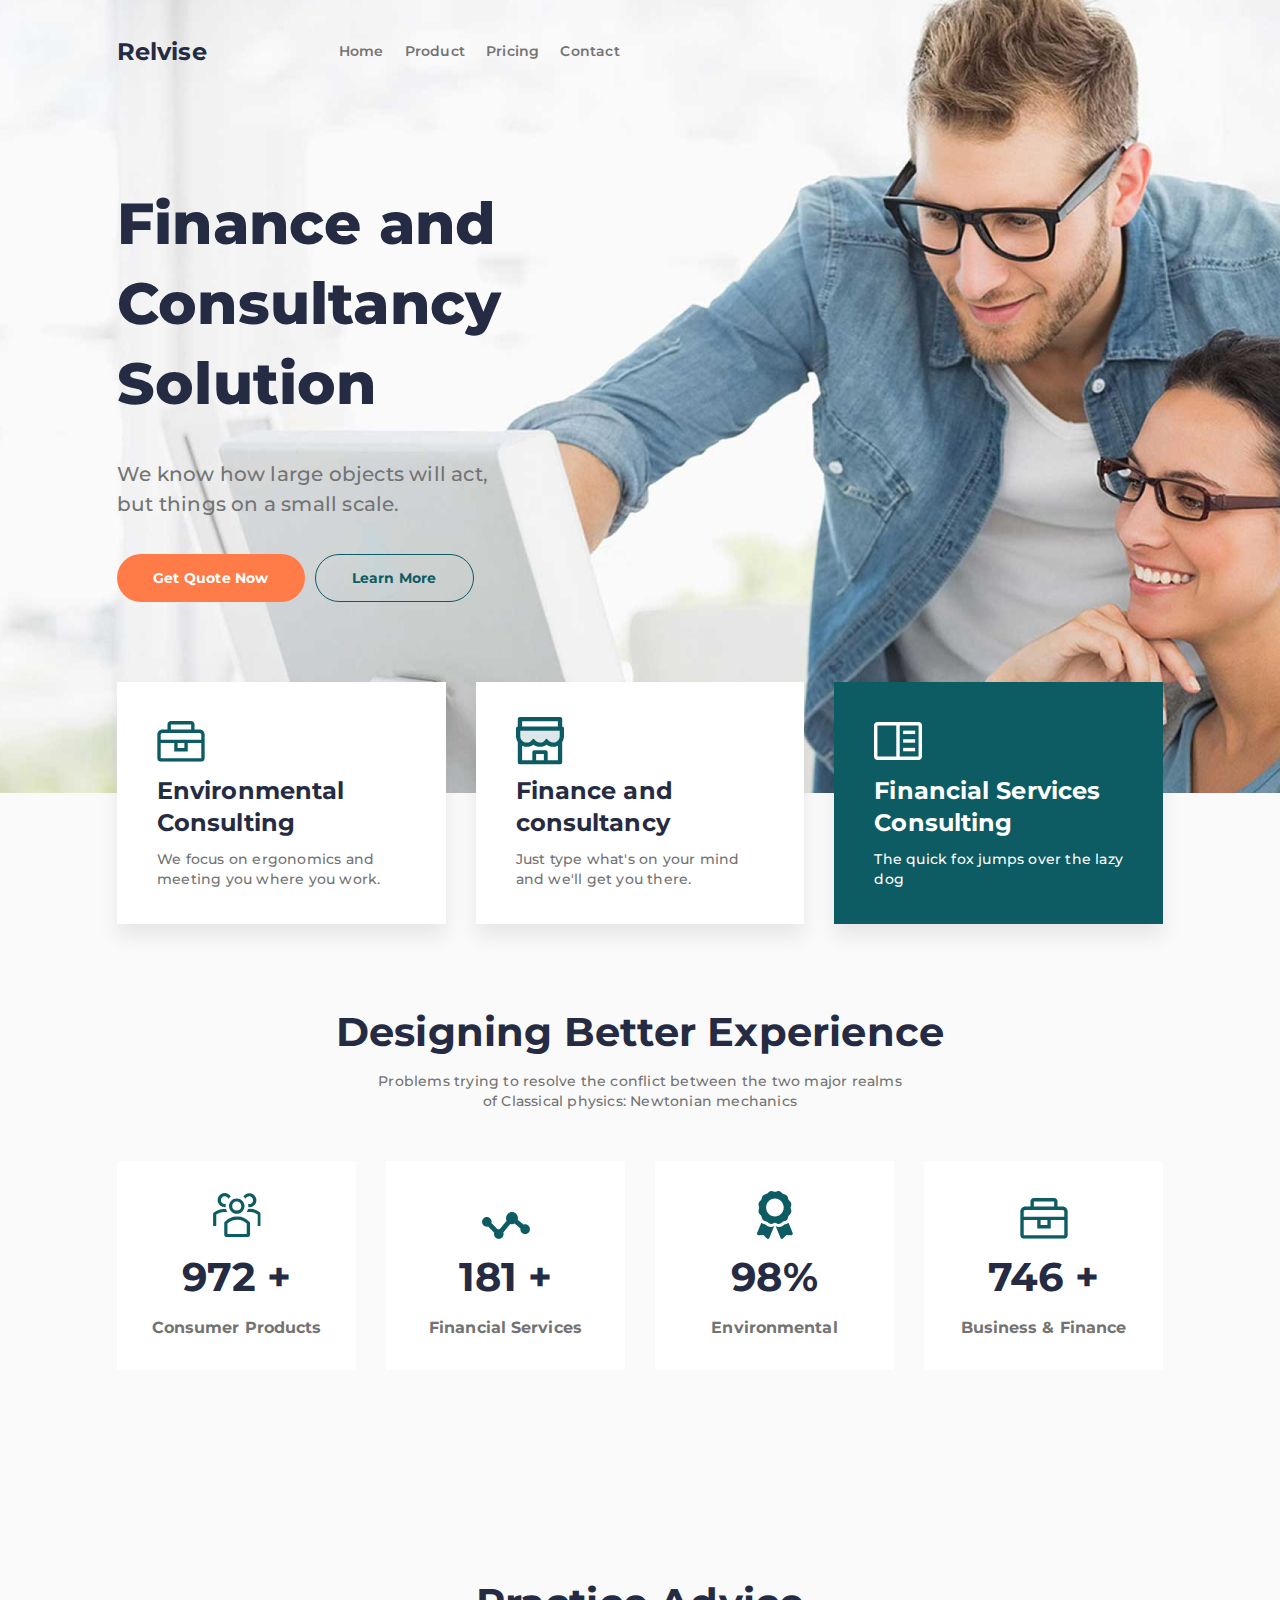
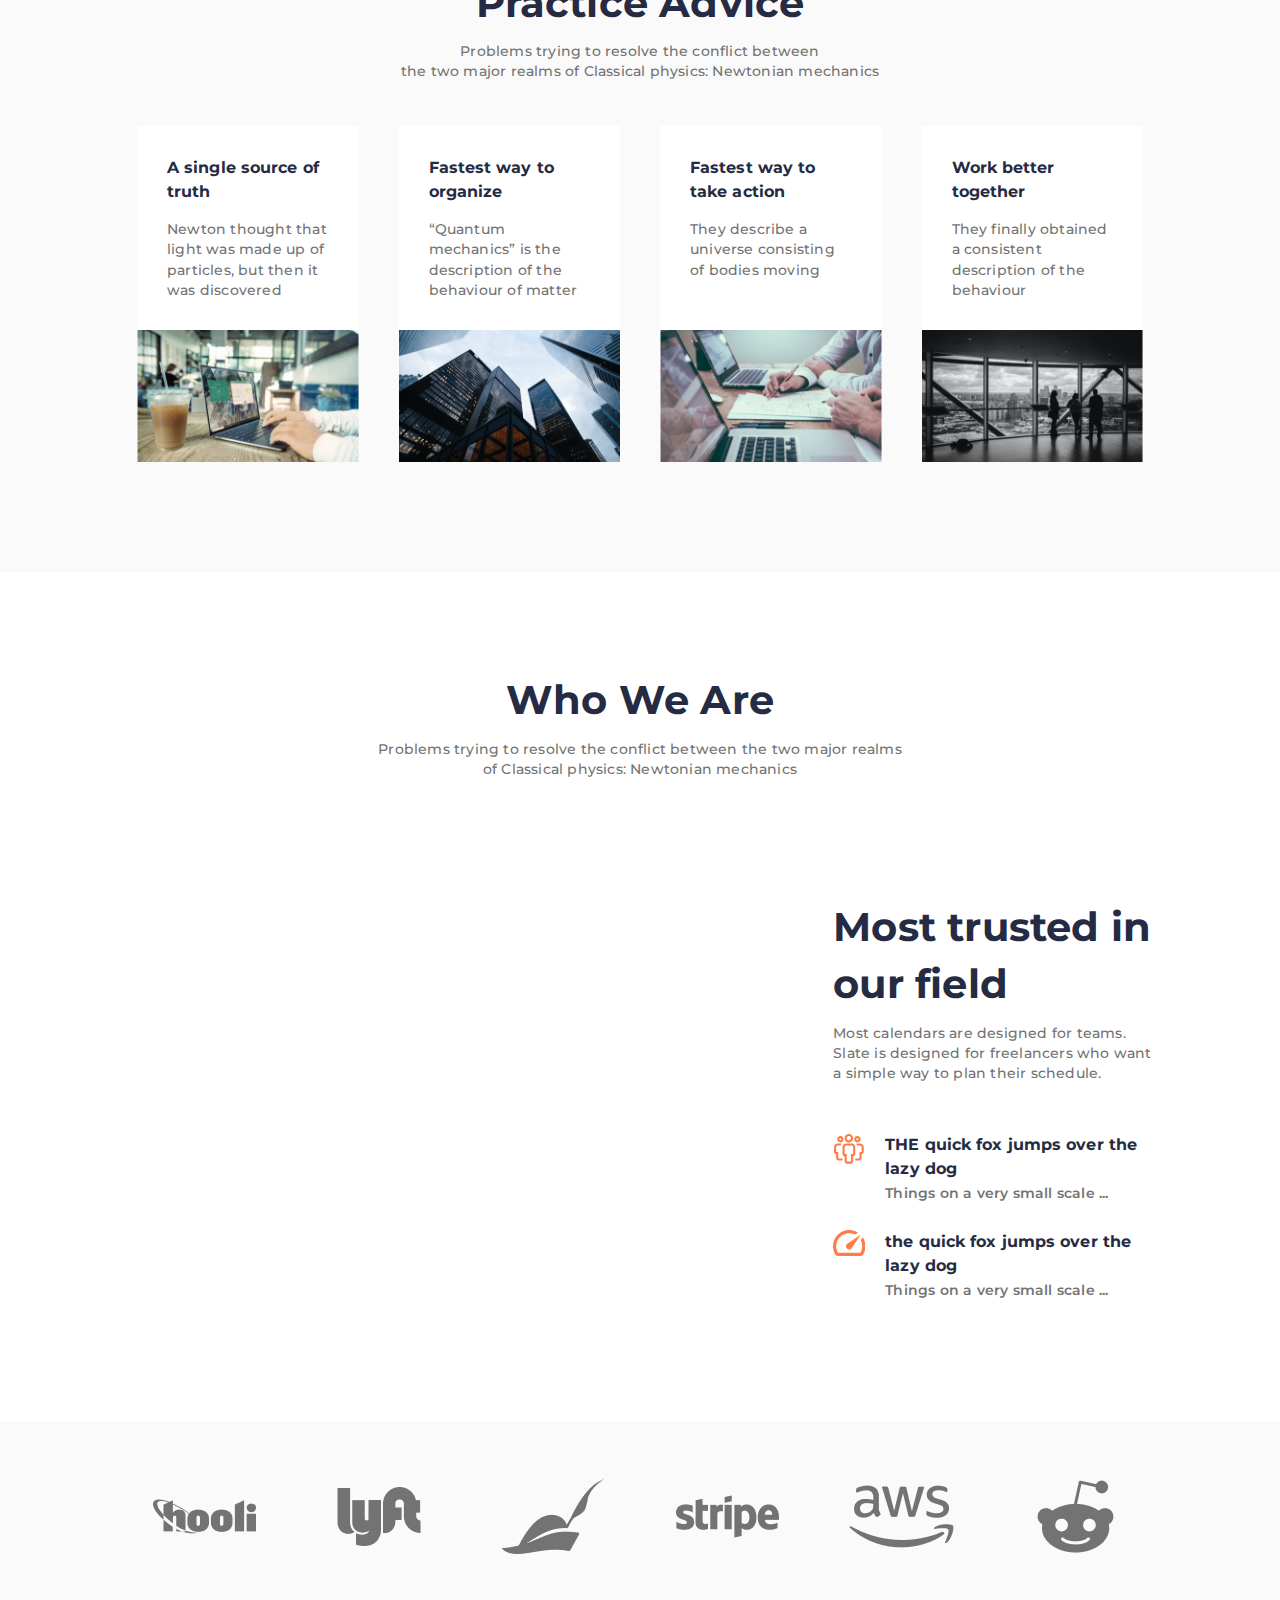
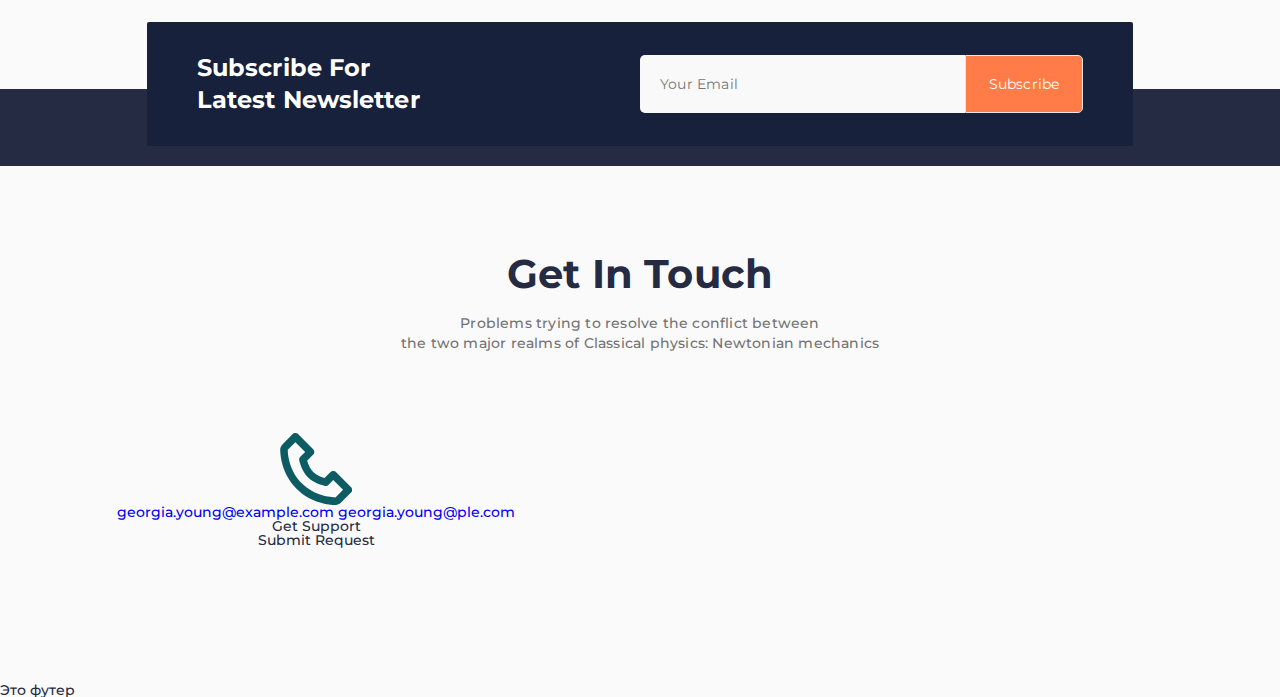
<file: index.html>
<!DOCTYPE html>
<html lang="ru">
<head>
	<meta charset="UTF-8">	
	<meta name="viewport" content="width=device-width, initial-scale=1.0">
	<title>Relvise</title>
	<link href="https://fonts.googleapis.com/css?family=Montserrat:regular,500,600,700,800&display=swap" rel="stylesheet" />
	<link rel="stylesheet" href="css/style.css">
</head>
<body>
	<div class="wrapper">
		<header class="header">
			<div class="header__container _container">
				<a href="" class="header__logo">Relvise</a>
				<nav class="header__menu menu">
					<ul class="menu_list">
						<li class="menu__item">
							<a href="" class="menu__link">Home</a>
						</li>
						<li class="menu__item">
							<a href="" class="menu__link">Product</a>
						</li>
						<li class="menu__item">
							<a href="" class="menu__link">Pricing</a>
						</li>
						<li class="menu__item">
							<a href="" class="menu__link">Contact</a>
						</li>
					</ul>
				</nav>
			</div>
		</header>
		<main class="page">
			<div class="page__mainblock mainblock">
				<div class="mainblock__container _container">
					<div class="mainblock__body">
						<h1 class="mainblock__title">Finance and Consultancy Solution</h1>
						<div class="mainblock__text">We know how large objects will act, but things on a small scale.</div>
						<div class="mainblock__buttons">
							<a href="" class="mainblock__button mainblock__button_orange">Get Quote Now</a>
							<a href="" class="mainblock__button mainblock__button_border">Learn More</a>
						</div>
					</div>
				</div>
				<div class="mainblock__image _ibg">
					<img src="img/mainblock/cover.jpg" alt="cover">
				</div>
			</div>
			<section class="page__services services">
				<div class="services__container _container">
					<div class="services__body">
						<div class="services__column">
							<div class="services__item item-service">
								<div class="item-service__icon"><img src="img/services/01.svg" alt="Environmental Consulting"></div>
								<h3 class="item-service__title">Environmental Consulting</h3>
								<div class="item-service__text">We focus on ergonomics and meeting you where you work.</div>
							</div>
						</div>
						<div class="services__column">
							<div class="services__item item-service">
								<div class="item-service__icon"><img src="img/services/02.svg" alt="Finance and consultancy "></div>
								<h3 class="item-service__title">Finance and consultancy </h3>
								<div class="item-service__text">Just type what's on your mind and we'll get you there.</div>
							</div>
						</div>
						<div class="services__column">
							<div class="services__item item-service item-service_green">
								<div class="item-service__icon"><img src="img/services/03.svg" alt="Financial Services Consulting"></div>
								<h3 class="item-service__title">Financial Services	Consulting</h3>
								<div class="item-service__text">The quick fox jumps over the lazy dog</div>
							</div>
						</div>
					</div>
				</div>
			</section>
			<section class="page__advantages advantages">
				<div class="advantages__container _container">
					<div class="advantages__header header-block">
						<h2 class="header-block__title">Designing Better Experience</h2>
						<div class="header-block__subtitle">Problems trying to resolve the conflict between the two major realms <br> of Classical physics: Newtonian mechanics</div>
					</div>
					<div class="advantages__body">
						<div class="advantages__column">
							<div class="advantages__item">
								<div class="advantages__icon"><img src="img/advantages/01.svg" alt="Consumer Products"></div>
								<div class="advantages__value">972 +</div>
								<div class="advantages__text">Consumer Products</div>
							</div>
						</div>
						<div class="advantages__column">
							<div class="advantages__item">
								<div class="advantages__icon"><img src="img/advantages/02.svg" alt="Financial Services"></div>
								<div class="advantages__value">181 +</div>
								<div class="advantages__text">Financial Services</div>
							</div>
						</div>
						<div class="advantages__column">
							<div class="advantages__item">
								<div class="advantages__icon"><img src="img/advantages/03.svg" alt="Environmental"></div>
								<div class="advantages__value">98%</div>
								<div class="advantages__text">Environmental</div>
							</div>
						</div>
						<div class="advantages__column">
							<div class="advantages__item">
								<div class="advantages__icon"><img src="img/advantages/04.svg" alt="Business & Finance"></div>
								<div class="advantages__value">746 +</div>
								<div class="advantages__text">Business & Finance</div>
							</div>
						</div>
					</div>
				</div>
			</section>
			<section class="page__practice practice">
				<div class="practice__container _container">
					<div class="practice__header header-block">
						<h2 class="header-block__title">Practice Advice</h2>
						<div class="header-block__subtitle">Problems trying to resolve the conflict between <br> the two major realms of Classical physics: Newtonian mechanics</div>
					</div>
					<div class="practice__body">
						<div class="practice__column">
							<article class="practice__item item-practice">
								<div class="item-practice__content">
									<a href="" class="item-practice__link">
									<h4 class="item-practice__title">A single source of truth</h4>
									</a>
									<div class="item-practice__text">Newton thought that light was made up of particles, but then it was discovered</div>
								</div>
									<a href="" class="item-practice__image _ibg">
										<img src="img/practice/01.jpg" alt="A single source of truth">
									</a>								
							</article>
						</div>
						<div class="practice__column">
							<article class="practice__item item-practice">
								<div class="item-practice__content">
									<a href="" class="item-practice__link">
									<h4 class="item-practice__title">Fastest way to	organize</h4>
									</a>
									<div class="item-practice__text">“Quantum mechanics” is the description of the behaviour of matter</div>
								</div>
									<a href="" class="item-practice__image _ibg">
										<img src="img/practice/02.jpg" alt="Fastest way to organize">
									</a>								
							</article>
						</div>
						<div class="practice__column">
							<article class="practice__item item-practice">
								<div class="item-practice__content">
									<a href="" class="item-practice__link">
									<h4 class="item-practice__title">Fastest way to take action</h4>
									</a>
									<div class="item-practice__text">They describe a universe consisting of bodies moving</div>
								</div>
									<a href="" class="item-practice__image _ibg">
										<img src="img/practice/03.jpg" alt="Fastest way to take action">
									</a>								
							</article>
						</div>
						<div class="practice__column">
							<article class="practice__item item-practice">
								<div class="item-practice__content">
									<a href="" class="item-practice__link">
									<h4 class="item-practice__title">Work better together</h4>
									</a>
									<div class="item-practice__text">They finally obtained a consistent description of the behaviour </div>
								</div>
									<a href="" class="item-practice__image _ibg">
										<img src="img/practice/04.jpg" alt="Work better together">
									</a>								
							</article>
						</div>
					</div>
				</div>				
			</section>
			<section class="page__whoweare whoweare">
				<div class="whoweare__container _container">
					<div class="whoweare__header header-block">
						<h2 class="header-block__title">Who We Are</h2>
						<div class="header-block__subtitle">Problems trying to resolve the conflict between the two major realms <br> of Classical physics: Newtonian mechanics</div>
					</div>
					<div class="whoweare__body">
						<div class="whoweare__video">
							<iframe width="560" height="315" src="https://www.youtube.com/embed/0UUK4VDblXM"
							title="YouTube video player" frameborder="0" allow="accelerometer; autoplay; clipboard-write; encrypted-media; gyroscope; picture-in-picture" allowfullscreen></iframe>
						</div>
						<div class="whoweare__content">
							<h2 class="whoweare__title">Most trusted in our field</h2>
							<div class="whoweare__text">Most calendars are designed for teams. Slate	is designed for freelancers who want a simple way to plan their schedule.</div>
							<div class="whoweare__items">
								<div class="whoweare__item item-whoweare">
									<div class="item-whoweare__icon">
										<img src="img/whoweare/01.svg" alt="THE quick fox jumps over the lazy dog">
									</div>
									<div class="item-whoweare__body">
										<div class="item-whoweare__title">THE quick fox jumps over the lazy dog</div>
										<div class="item-whoweare__text">Things on a very small scale ...</div>
									</div>
								</div>
								<div class="whoweare__item item-whoweare">
									<div class="item-whoweare__icon">
										<img src="img/whoweare/02.svg" alt="the quick fox jumps over the lazy dog">
									</div>
									<div class="item-whoweare__body">
										<div class="item-whoweare__title">the quick fox jumps over the lazy dog</div>
										<div class="item-whoweare__text">Things on a very small scale ...</div>
									</div>
								</div>
							</div>						
													
						</div>
					</div>
				</div>
			</section>
			<div class="page__clients clients">
				<div class="clients__container _container">
					<div class="clients__items">
						<div class="clients__item ">
							<img src="img/clients/01.png" alt="clients">
						</div>
						<div class="clients__item ">
							<img src="img/clients/02.png" alt="clients">
						</div>
						<div class="clients__item ">
							<img src="img/clients/03.png" alt="clients">
						</div>
						<div class="clients__item ">
							<img src="img/clients/04.png" alt="clients">
						</div>
						<div class="clients__item ">
							<img src="img/clients/05.png" alt="clients">
						</div>
						<div class="clients__item ">
							<img src="img/clients/06.png" alt="hooly">
						</div>
					</div>
				</div>
			</div>
			<section class="page__subscribe subscribe">
				<div class="subscribe__container _container">
					<div class="subscribe__body">
						<h4 class="subscribe__title">Subscribe For Latest Newsletter</h4>
						<form action="#" class="subscribe__form">
							<input autocomplete="off" type="email" required name="form[]" class="subscribe__input" placeholder="Your Email">
							<button class="subscribe__button" type="submit">Subscribe</button>
						</form>						
					</div>
				</div>
			</section>
			<section class="page__getintouch getintouch">
				<div class="getintouch__container _container">
					<div class="getintouch__header header-block">
						<h2 class="header-block__title">Get In Touch</h2>
						<div class="header-block__subtitle">Problems trying to resolve the conflict between<br>the two major realms of Classical physics: Newtonian mechanics </div>
					</div>
					<div class="getintouch__items">
						<div class="getintouch__item item-getintouch">
							<div class="item-getintouch__icon"><img src="img/getintouch/01.svg" alt="get in touch"></div>
							<div class="item-getintouch__emails">
								<a href="mailto:georgia.young@example.com" class="item-getintouch__email">georgia.young@example.com</a>
								<a href="mailto:georgia.young@ple.com" class="item-getintouch__email">georgia.young@ple.com</a>
							</div>
							<div class="item-getintouch__label">Get Support</div>
							<div class="item-getintouch__button">Submit Request</div>
						</div>
					</div>
				</div>
			</section>
		</main>
		<footer class="footer">Это футер</footer>
	</div>	
</body>
</html>
</file>
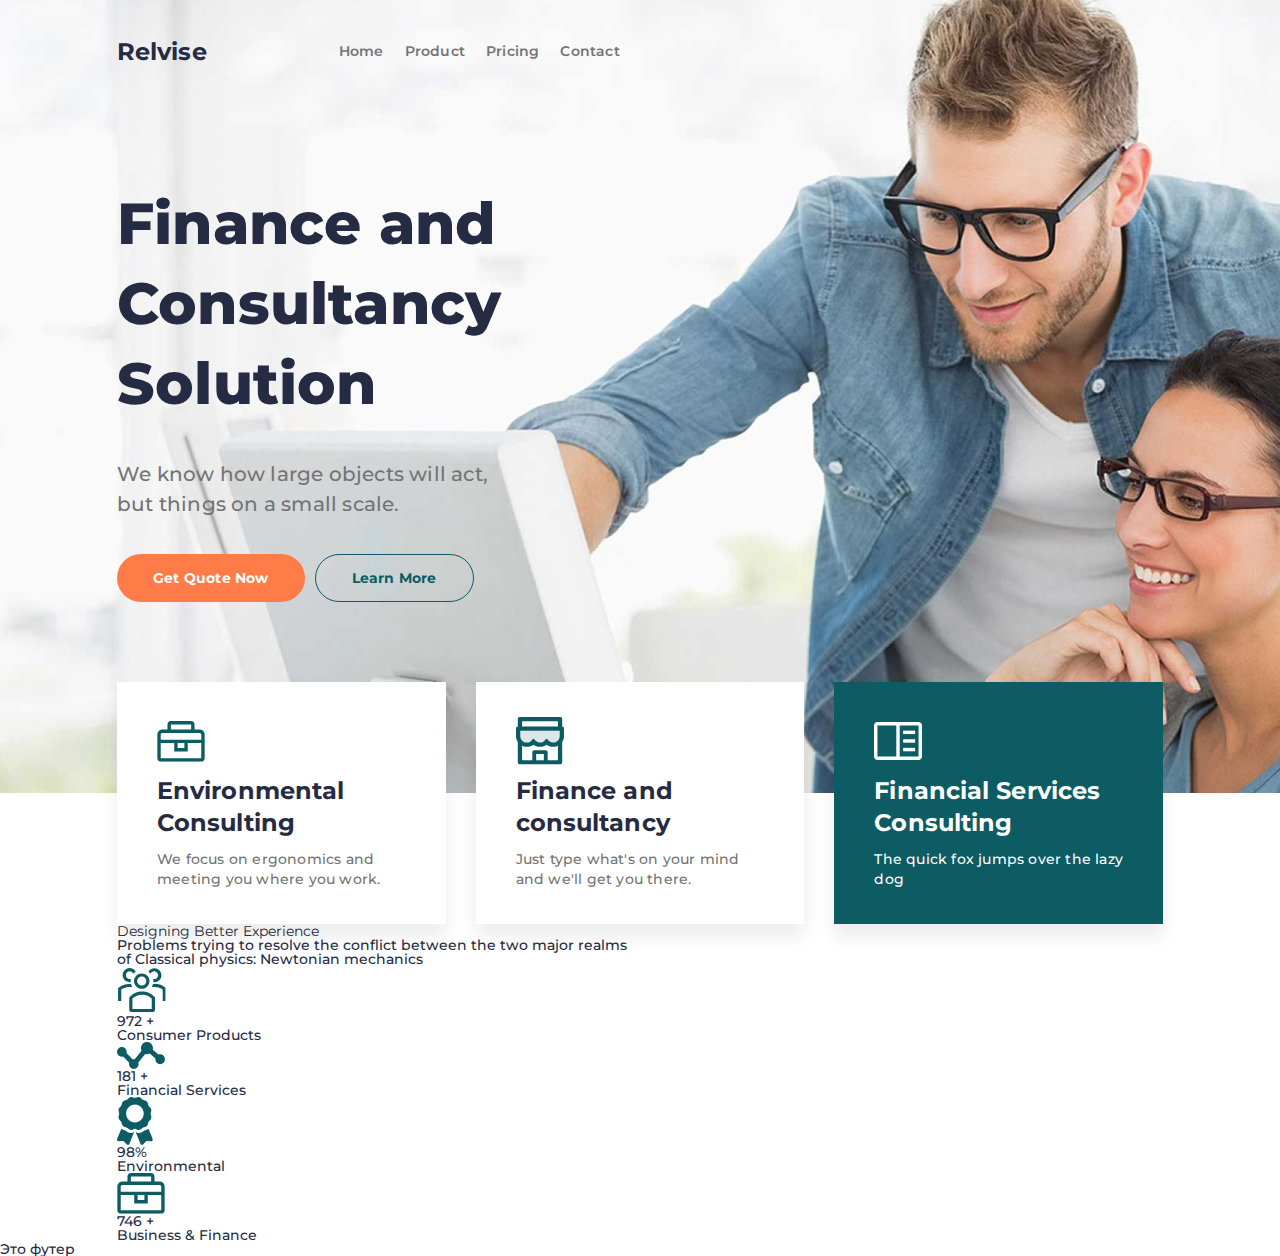
<file: Relvise/index.html>
<!DOCTYPE html>
<html lang="ru">
<head>
	<meta charset="UTF-8">	
	<meta name="viewport" content="width=device-width, initial-scale=1.0">
	<title>Relvise</title>
	<link href="https://fonts.googleapis.com/css?family=Montserrat:regular,500,600,700,800&display=swap" rel="stylesheet" />
	<link rel="stylesheet" href="css/style.css">
</head>
<body>
	<div class="wrapper">
		<header class="header">
			<div class="header__container _container">
				<a href="" class="header__logo">Relvise</a>
				<nav class="header__menu menu">
					<ul class="menu_list">
						<li class="menu__item">
							<a href="" class="menu__link">Home</a>
						</li>
						<li class="menu__item">
							<a href="" class="menu__link">Product</a>
						</li>
						<li class="menu__item">
							<a href="" class="menu__link">Pricing</a>
						</li>
						<li class="menu__item">
							<a href="" class="menu__link">Contact</a>
						</li>
					</ul>
				</nav>
			</div>
		</header>
		<main class="page">
			<div class="page__mainblock mainblock">
				<div class="mainblock__container _container">
					<div class="mainblock__body">
						<h1 class="mainblock__title">Finance and Consultancy Solution</h1>
						<div class="mainblock__text">We know how large objects will act, but things on a small scale.</div>
						<div class="mainblock__buttons">
							<a href="" class="mainblock__button mainblock__button_orange">Get Quote Now</a>
							<a href="" class="mainblock__button mainblock__button_border">Learn More</a>
						</div>
					</div>
				</div>
				<div class="mainblock__image _ibg">
					<img src="img/mainblock/cover.jpg" alt="cover">
				</div>
			</div>
			<section class="page__services services">
				<div class="services__container _container">
					<div class="services__body">
						<div class="services__column">
							<div class="services__item item-service">
								<div class="item-service__icon"><img src="img/services/01.svg" alt="Environmental Consulting"></div>
								<h3 class="item-service__title">Environmental Consulting</h3>
								<div class="item-service__text">We focus on ergonomics and meeting you where you work.</div>
							</div>
						</div>
						<div class="services__column">
							<div class="services__item item-service">
								<div class="item-service__icon"><img src="img/services/02.svg" alt="Finance and consultancy "></div>
								<h3 class="item-service__title">Finance and consultancy </h3>
								<div class="item-service__text">Just type what's on your mind and we'll get you there.</div>
							</div>
						</div>
						<div class="services__column">
							<div class="services__item item-service item-service_green">
								<div class="item-service__icon"><img src="img/services/03.svg" alt="Financial Services Consulting"></div>
								<h3 class="item-service__title">Financial Services	Consulting</h3>
								<div class="item-service__text">The quick fox jumps over the lazy dog</div>
							</div>
						</div>
					</div>
				</div>
			</section>
			<section class="page__advantages advantages">
				<div class="advantages__container _container">
					<div class="advantages__header header-block">
						<h2 class="header-block__title">Designing Better Experience</h2>
						<div class="header-block__subtitle">Problems trying to resolve the conflict between the two major realms <br> of Classical physics: Newtonian mechanics </div>
					</div>
					<div class="advantages__body">
						<div class="advantages__column">
							<div class="advantages__item">
								<div class="advantages__icon"><img src="img/advantages/01.svg" alt="Consumer Products"></div>
								<div class="advantages__value">972 +</div>
								<div class="advantages__text">Consumer Products</div>
							</div>
						</div>
						<div class="advantages__column">
							<div class="advantages__item">
								<div class="advantages__icon"><img src="img/advantages/02.svg" alt="Financial Services"></div>
								<div class="advantages__value">181 +</div>
								<div class="advantages__text">Financial Services</div>
							</div>
						</div>
						<div class="advantages__column">
							<div class="advantages__item">
								<div class="advantages__icon"><img src="img/advantages/03.svg" alt="Environmental"></div>
								<div class="advantages__value">98%</div>
								<div class="advantages__text">Environmental</div>
							</div>
						</div>
						<div class="advantages__column">
							<div class="advantages__item">
								<div class="advantages__icon"><img src="img/advantages/04.svg" alt="Business & Finance"></div>
								<div class="advantages__value">746 +</div>
								<div class="advantages__text">Business & Finance</div>
							</div>
						</div>
					</div>
				</div>
			</section>
		</main>
		<footer class="footer">Это футер</footer>
	</div>	
</body>
</html>
</file>
<file: css/style.css>
/*Обнуление*/
*{
	padding: 0;
	margin: 0;
	border: 0;
}
*,*:before,*:after{
	-moz-box-sizing: border-box;
	-webkit-box-sizing: border-box;
	box-sizing: border-box;
}
:focus,:active{outline: none;}
a:focus,a:active{outline: none;}

nav,footer,header,aside{display: block;}

html,body{
	height: 100%;
	width: 100%;
	font-size: 100%;
	line-height: 1;
	font-size: 14px;
	-ms-text-size-adjust: 100%;
	-moz-text-size-adjust: 100%;
	-webkit-text-size-adjust: 100%;
}
input,button,textarea{font-family:inherit;}

input::-ms-clear{display: none;}
button{cursor: pointer;}
button::-moz-focus-inner {padding:0;border:0;}
a, a:visited{text-decoration: none;}
a:hover{text-decoration: none;}
ul li{list-style: none;}
img{vertical-align: top;}

h1,h2,h3,h4,h5,h6{font-size:inherit;font-weight: 400;}

/*-------------------------------------------------------------------------------------*/

body{	
	font-size: 16px;
	color: #252B42;
	font-weight: 500;
	font-family: Montserrat;
	font-size: 14px;
	background: #FAFAFA;
}

/*-------------------------------------------------------------------------------------*/

.wrapper{
	min-height: 100%;
	overflow: hidden;
	display: flex;
	flex-direction: column;
}

/*-------------------------------------------------------------------------------------*/

._container{
	max-width: 1046px;
	padding: 0 15px;
	margin: 0 auto;
	box-sizing: content-box;
}

._ibg{
	position: relative;
}

._ibg img{
	position: absolute;
	width: 100%;
	height: 100%;
	top: 0;
	left: 0;
	object-fit: cover;
}

/*-----HEADER-------------------------------------------------------------------*/

.header {
	position: absolute;
	width: 100%;
	left: 0;
	top: 0;
	z-index: 50;
}
.header__container {
	display: flex;
	min-height: 104px;
	align-items: center;	
}

@media (max-width: 479px){
	.header__container {		
		min-height: 70px;			
	}
}

.header__logo {		
	font-size: 24px;
	font-style: normal;
	font-weight: 700;
	line-height: 32px;
	letter-spacing: 0.1px;
	text-align: left;	
	color: inherit;
}
.header__menu {
	margin-left: 132px;
}

@media (max-width: 992px){
	.header__menu {
		margin-left: 80px;
	}
}

@media (max-width: 767px){
	.header__menu {
		margin-left: 40px;
	}
}

@media (max-width: 479px){
	.header__menu {
		margin-left: 20px;
	}
}

.menu {
	padding: 5px 0;
}

.menu_list {
	display: flex;
	flex-wrap: wrap;
}

.menu__item {}

.menu__item:not(:last-child){
	margin-right: 21px;
}

.menu__link {
	font-size: 14px;
	font-weight: 600;
	line-height: 171%;
	letter-spacing: 0.2px;
	text-align: center;
	color: #737373;
}


@media (max-width: 479px){
	.menu__link {
		font-size: 18px;		
	}
	
}






/*--PAGE-------------------------------------------------------------------------------*/

.page {
	flex: 1 1 auto;
}

.page__mainblock {}


.page__services {
	position: relative;
	z-index: 2;
	margin-top: -111px;
}

.page__advantages {}

.page__practice {}

.page__whoweare {}

.page__clients:not(:last-child) {
	margin-bottom: 10px;
}

.page__subscribe {}

.page__getintouch {}




/*----HEADER-BLOCK---------------------------------------------------------------------*/

.header-block {
	text-align: center;	
}
.header-block__title {
	font-weight: bold;
	font-size: 40px;
	line-height: 142%;
	letter-spacing: 0.2px;
	color: #252B42;	
}

.header-block__title:not(:last-child){
	margin-bottom: 10px;
}

.header-block__subtitle {
	font-weight: 500;
	font-size: 14px;
	line-height: 143%;	
	letter-spacing: 0.2px;
	color: #737373;
}

@media (max-width: 992px){
	.header-block__title {		
		font-size: 35px;		
	}
}

@media (max-width: 767px){
	.header-block__title {		
		font-size: 30px;		
	}
}




/*----MAIN-BLOCK---------------------------------------------------------------------*/

.mainblock {
	position: relative;
}
.mainblock__container {}
._container {}

.mainblock__body {
	padding:184px 0 191px 0;
	position: relative;
	z-index: 2;
	max-width: 509px;
}

@media (max-width: 992px){
	.mainblock__body{
		padding:120px 0 191px 0;
	}
}

@media (max-width: 479px){
	.mainblock__body{
		padding:115px 0 160px 0;
	}
}

.mainblock__body > *:not(:last-child){
	margin-bottom: 35px;
}

.mainblock__title {
	font-weight: 800;
	font-size: 58px;
	line-height: 138%;
	letter-spacing: 0.2px;
}

@media (max-width: 479px){
	.mainblock__title {
		font-size: 40px;
	}
}

.mainblock__text {
	font-weight: 500;
	font-size: 20px;
	line-height: 150%;
	letter-spacing: 0.2px;
	color: #737373;
	max-width: 376px;
}

@media (max-width: 479px){
	.mainblock__text{
		color: #4d4d4d;
	}
}

.mainblock__buttons {
	display: flex;
	flex-wrap: wrap;
	margin: -10px 0;
}
.mainblock__button {	
	border-radius: 37px;
	display: flex;	
	min-height: 48px;
	align-items: center;
	justify-content: center;
	padding: 5px 36px;
	font-weight: 700;
	font-size: 14px;
	line-height: 150%;
	text-align: center;
	letter-spacing: 0.2px;
	margin: 10px 0;	
}

@media (max-width: 479px){
	.mainblock__button{
		flex: 1 1 100%;
	}
}

@media (min-width: 479px){
	.mainblock__button:not(:last-child){
		margin-right: 10px;
	}
}
.mainblock__button_orange {
	background: #FF7B47;
	color: #FFFFFF;	
}
.mainblock__button_border {
	color: #0D5C63;
	border: 1px solid #0D5C63;	
}

.mainblock__image{
	position: absolute;
	width: 100%;
	height: 100%;
	top: 0;
	left: 0;
}

@media (max-width: 1300px){
	.mainblock__image img{
		object-position: right;
	}
}

@media (max-width: 992px){
	.mainblock__image {
		opacity: 0.5;
	}
}




/*-----SERVICES---------------------------------------------------------------*/

.services {}
.services__container {}
.services__body {}

@media (min-width: 670px){
	.services__body {
		display: flex;
		flex-wrap: wrap;
		margin: 0 -15px;		
	}
}

.services__column {	
	flex: 0 1 33.333%;	
}

@media (min-width: 670px){
	.services__column{
		padding: 0 15px;
	}
}

@media (max-width: 992px){
	.services__column {
		flex: 0 1 50%;		
	}
	.services__column:last-child{
		flex: 1 1 100%;
	}
	.services__column:not(:last-child){
		margin-bottom: 30px;
	}	
}

.services__item {
	box-shadow: 0px 13px 19px rgba(0, 0, 0, 0.08);
	background: #FFFFFF;
	padding: 35px 40px;
	height: 100%;
}

@media (max-width: 479px){
	.services__item {
		padding: 20px 30px;
	}
}

.item-service > *:not(:last-child){
	margin-bottom: 10px;
}

.item-service_green{
	background: #0D5C63;	
}

.item-service_green .item-service__title{
	color: white;
}

.item-service_green .item-service__text{
	color: white;
}

.item-service__icon {}

.item-service__title {
	color: #252B42;
	font-weight: bold;
	font-size: 24px;
	line-height: 133%;
	letter-spacing: 0.1px;	
}
.item-service__text {
	font-weight: 500;
	font-size: 14px;
	line-height: 143%;
	letter-spacing: 0.2px;
	color: #737373;
}






/*----ADVANTAGES-----------------------------------------------------------------------*/

.advantages {
	padding: 80px 0;
}

@media (max-width: 992px){
	.advantages {
		padding: 50px 0;
	}
}

@media (max-width: 767px){
	.advantages {
		padding: 40px 0;
	}
}

.advantages__container {}

.advantages__header {
	margin-bottom: 50px;
}

@media (max-width: 767px){
	.advantages__header {
		margin-bottom: 25px;
	}
}

.advantages__body {
	display: flex;
	flex-wrap: wrap;
	margin: 0 -15px -30px;
}

.advantages__column {
	padding: 0 15px;
	flex: 0 1 25%;
	margin-bottom: 30px;
}

@media (max-width: 1020px){
	.advantages__column {
		flex: 0 1 50%;
	}
}

@media (max-width: 560px){
	.advantages__column {
		flex: 0 1 100%;
		margin-bottom: 20px;
	}
}

.advantages__item {
	background-color: #FFFFFF;
	text-align: center;
	padding: 30px;
	font-weight: bold;
}

.advantages__item > *:not(:last-child){
	margin-bottom: 10px;
}

.advantages__icon {
	margin-bottom: 10px;
	height: 48px;
	display: flex;
	align-items: flex-end;
	justify-content: center;
}

.advantages__value {
	
	font-size: 40px;
	line-height: 142%;
	letter-spacing: 0.2px;
	color: #252B42;
}

.advantages__text {	
	font-size: 16px;
	line-height: 150%;	
	letter-spacing: 0.1px;
	color: #737373;
}



/*----PRACTICE------------------------------------------------------------------------*/


.practice {
	padding: 125px 0 80px 0;
}

@media (max-width: 993px){
	.practice {
		padding: 40px 0 80px 0;
	}
}

@media (max-width: 767px){
	.practice {
		padding: 0 0 40px 0;
	}
}

.practice__container {}

.practice__header {
	margin-bottom: 45px;
}

@media (max-width: 767px){
	.practice__header {
		margin-bottom: 25px;
	}
}

.practice__body {
	margin-bottom: 0 -20px -30px;
	display: flex;
	flex-wrap: wrap;
}

.practice__column {
	padding: 0 20px;
	margin-bottom: 30px;
	flex: 0 1 25%;
}

@media (max-width: 1040px){
	.practice__column {		
		flex: 0 1 50%;
	}
}

@media (max-width: 630px){
	.practice__column {		
		flex: 0 1 100%;
	}
}

.practice__item {}

.item-practice {
	background-color: #FFFFFF;
	display: flex;
	flex-direction: column;
	height: 100%;
}

.item-practice__content{
	padding: 30px;
	flex: 1 1 auto;
}

.item-practice__link {		
	color: inherit;	
	display: inline-block;
}

.item-practice__link:hover{
	text-decoration: underline;
}

.item-practice__link:not(:last-child){
	margin-bottom: 15px;
}

.item-practice__title {
	font-weight: bold;
	font-size: 16px;
	line-height: 150%;
	letter-spacing: 0.1px;	
}
.item-practice__text {
	font-weight: 500;
	font-size: 14px;
	line-height: 143%;
	letter-spacing: 0.2px;
	color: #737373;	
}
.item-practice__image {
	display: block;
	padding: 0px 0px 60% 0px;
}


/*----WHO WE ARE------------------------------------------------------------------------*/

.whoweare {
	background: white;
	padding: 100px 0;
}

@media (max-width: 950px){
	.whoweare {
		padding: 50px 0;
	}
}

@media (max-width: 767px){
	.whoweare {
		padding: 20px 0 50px 0;
	}
	.whoweare__video:not(:last-child){
		margin-top: 30px;
	}
}

.whoweare__container {}

.whoweare__header {
	margin-bottom: 100px;
}

@media (max-width: 950px){
	.whoweare__header {
		margin-bottom: 30px;
	}
}

.whoweare__body {
	display: flex;
	align-items: flex-start;
}

@media (max-width: 950px){
	.whoweare__body {
		flex-direction: column-reverse;
		align-items: stretch;		
	}
}

.whoweare__video {
	flex: 0 0 57%;
	position: relative;
	padding-bottom: 42.26%;
}

@media (max-width: 950px){	
	.whoweare__video:not(:last-child){
		margin-top: 50px;
	}
	.whoweare__video{
		padding-bottom: 56.25%;
	}
}

.whoweare__video iframe{
	position: absolute;
	width: 100%;
	height: 100%;
	top: 0;
	left: 0;
	object-fit: cover;
}

.whoweare__content {
	flex: 1 1 auto;
	padding: 20px 0 0 120px;
}

@media (max-width: 1080px){
	.whoweare__content {		
		padding: 0 0 0 50px;
	}
}

@media (max-width: 950px){
	.whoweare__content {		
		padding: 0 0 0 0;
	}	
}

.whoweare__title {
	font-weight: bold;
	font-size: 40px;
	line-height: 142%;
	letter-spacing: 0.2px;
	color: #252B42;
}

@media (max-width: 950px){
	.whoweare__title {		
		font-size: 24px;
		
	}
}

.whoweare__title:not(:last-child){
	margin-bottom: 10px;
}

.whoweare__text {
	font-weight: 500;
	font-size: 14px;
	line-height: 143%;
	letter-spacing: 0.2px;
	color: #737373;
}

.whoweare__items {
	margin-top: 50px;
}
.whoweare__item {}

.whoweare__item:not(:last-child){
	margin-bottom: 30px;
}

.item-whoweare {
	display: flex;
}

.item-whoweare__icon {
	flex: 0 0 32px;
}

.item-whoweare__body {
	flex: 1 1 auto;
	padding-left: 20px;
}


.item-whoweare__title {
	font-weight: bold;
	font-size: 16px;
	line-height: 150%;
	letter-spacing: 0.1px;
	color: #252B42;
}

.item-whoweare__title:not(:last-child){
	padding-bottom: 5px;
}

.item-whoweare__text {
	font-weight: 600;
	font-size: 14px;
	line-height: 171%x;
	letter-spacing: 0.2px;
	color: #737373;
}



/*----CLIENTS------------------------------------------------------------------------*/


.clients {
	background: #FAFAFA;
	padding: 48px 0;
}

.clients__container {}

.clients__items {
	display: flex;
	flex-wrap: wrap;
	align-items: center;
	justify-content: center;
}

.clients__item {
	padding: 10px 15px;
	flex: 0 1 16.667%;
	text-align: center;
	min-width: 140px;
}

.clients__item img{
	max-width: 100%;
}

@media (max-width: 767px){
	.clients {		
		padding: 29px 0;
	}
}

/*----SUBSCRIBE------------------------------------------------------------------------*/


.subscribe {
	position: relative;	
	padding-bottom: 20px;
}

.subscribe::before {
	content: "";
	background: #252B42;
	position: absolute;
	bottom: 0;
	height: 77px;
	left: 0px;
	width: 100%;	
}

.subscribe__container {}

.subscribe__body {	
	background: #17213C;
	border-radius: 2px;	
	align-items: center;
	padding: 30px 50px;
	justify-content: space-between;
	position: relative;
	z-index: 2;
}

@media (min-width: 1070px){
	.subscribe__body {
		margin: 0 30px;
	}
}

.subscribe__title {		
	font-weight: bold;
	color: white;
	font-size: 24px;
	line-height: 133%;
	letter-spacing: 0.1px;
	padding-right: 10px;
}

@media (max-width: 800px){
	.subscribe__title {
		margin-bottom: 20px;
	}
	.subscribe__body {
		margin: 0 -15px;
		padding: 20px 15px;
	}
}

@media (min-width: 810px){
	.subscribe__body {
		display: flex;
		justify-content: space-between;
	}
	.subscribe__title {
		max-width: 266px;
	}
}

.subscribe__form {
	flex: 0 1 50%;
	display: flex;
	align-items: center;	
}

.subscribe__input {
	width: 100%;
	flex: 1 1 auto;
	min-height: 58px;
	border-radius: 5px 0px 0px 5px;
	font-size: 14px;
	line-height: 200%;
	letter-spacing: 0.2px;
	color: #737373;
	padding: 0 20px;
	background: #F9F9F9;
}

.subscribe__input:focus {
	color: black;
}

.subscribe__button {
	background: #FF7B47;
	border: 1px solid #E6E6E6;	
	border-radius: 0px 5px 5px 0px;
	display: flex;
	min-height: 58px;
	justify-content: center;
	align-items: center;
	text-align: center;
	font-size: 14px;
	line-height: 200%;	
	letter-spacing: 0.2px;
	color: #FFFFFF;
	padding: 0 22.5px;
}

@media (max-width: 810px){
	.subscribe__button {
		padding: 0 15px;
	}
	.subscribe__input {
		padding: 0 15px;
	}
}


/*----GET IN TOUCH------------------------------------------------------------------------*/

.getintouch {
	padding: 80px 0 136px 0;
}

.getintouch__container {}

.getintouch__header {
	margin-bottom: 80px;
}

.getintouch__items {
	display: flex;
	align-items: center;
}

.getintouch__item {}

.item-getintouch {
	display: flex;
	flex-direction: column;
	justify-content: center;
	align-items: center;
}

.item-getintouch__icon {}
.item-getintouch__emails {}
.item-getintouch__label {}
.item-getintouch__button {}


/*----FOOTER------------------------------------------------------------------------*/

.footer {}
</file>
<file: Relvise/css/style.css>
/*Обнуление*/
*{
	padding: 0;
	margin: 0;
	border: 0;
}
*,*:before,*:after{
	-moz-box-sizing: border-box;
	-webkit-box-sizing: border-box;
	box-sizing: border-box;
}
:focus,:active{outline: none;}
a:focus,a:active{outline: none;}

nav,footer,header,aside{display: block;}

html,body{
	height: 100%;
	width: 100%;
	font-size: 100%;
	line-height: 1;
	font-size: 14px;
	-ms-text-size-adjust: 100%;
	-moz-text-size-adjust: 100%;
	-webkit-text-size-adjust: 100%;
}
input,button,textarea{font-family:inherit;}

input::-ms-clear{display: none;}
button{cursor: pointer;}
button::-moz-focus-inner {padding:0;border:0;}
a, a:visited{text-decoration: none;}
a:hover{text-decoration: none;}
ul li{list-style: none;}
img{vertical-align: top;}

h1,h2,h3,h4,h5,h6{font-size:inherit;font-weight: 400;}

/*-------------------------------------------------------------------------------------*/

body{	
	font-size: 16px;
	color: #252B42;
	font-weight: 500;
	font-family: Montserrat;
	font-size: 14px;
}

/*-------------------------------------------------------------------------------------*/

.wrapper{
	min-height: 100%;
	overflow: hidden;
	display: flex;
	flex-direction: column;
}

/*-------------------------------------------------------------------------------------*/

._container{
	max-width: 1046px;
	padding: 0 15px;
	margin: 0 auto;
	box-sizing: content-box;
}

._ibg{
	position: relative;
}

._ibg img{
	position: absolute;
	width: 100%;
	height: 100%;
	top: 0;
	left: 0;
	object-fit: cover;
}

/*-------------------------------------------------------------------------------------*/

.header {
	position: absolute;
	width: 100%;
	left: 0;
	top: 0;
	z-index: 50;
}
.header__container {
	display: flex;
	min-height: 104px;
	align-items: center;	
}

@media (max-width: 479px){
	.header__container {		
		min-height: 70px;			
	}
}

.header__logo {		
	font-size: 24px;
	font-style: normal;
	font-weight: 700;
	line-height: 32px;
	letter-spacing: 0.1px;
	text-align: left;	
	color: inherit;
}
.header__menu {
	margin-left: 132px;
}

@media (max-width: 992px){
	.header__menu {
		margin-left: 80px;
	}
}

@media (max-width: 767px){
	.header__menu {
		margin-left: 40px;
	}
}

@media (max-width: 479px){
	.header__menu {
		margin-left: 20px;
	}
}

.menu {
	padding: 5px 0;
}

.menu_list {
	display: flex;
	flex-wrap: wrap;
}

.menu__item {}

.menu__item:not(:last-child){
	margin-right: 21px;
}

.menu__link {
	font-size: 14px;
	font-weight: 600;
	line-height: 171%;
	letter-spacing: 0.2px;
	text-align: center;
	color: #737373;
}


@media (max-width: 479px){
	.menu__link {
		font-size: 18px;		
	}
	
}



/*--PAGE-------------------------------------------------------------------------------*/

.page {
	flex: 1 1 auto;
}

.page__mainblock {}


.page__services {
	position: relative;
	z-index: 2;
	margin-top: -111px;
}

/*----MAIN-BLOCK---------------------------------------------------------------------*/

.mainblock {
	position: relative;
}
.mainblock__container {}
._container {}

.mainblock__body {
	padding:184px 0 191px 0;
	position: relative;
	z-index: 2;
	max-width: 509px;
}

@media (max-width: 992px){
	.mainblock__body{
		padding:120px 0 191px 0;
	}
}

.mainblock__body > *:not(:last-child){
	margin-bottom: 35px;
}

.mainblock__title {
	font-weight: 800;
	font-size: 58px;
	line-height: 138%;
	letter-spacing: 0.2px;
}

@media (max-width: 479px){
	.mainblock__title {
		font-size: 42px;
	}
}

.mainblock__text {
	font-weight: 500;
	font-size: 20px;
	line-height: 150%;
	letter-spacing: 0.2px;
	color: #737373;
	max-width: 376px;
}

@media (max-width: 479px){
	.mainblock__text{
		color: #4d4d4d;
	}
}

.mainblock__buttons {
	display: flex;
	flex-wrap: wrap;
	margin: -10px 0;
}
.mainblock__button {	
	border-radius: 37px;
	display: flex;	
	min-height: 48px;
	align-items: center;
	justify-content: center;
	padding: 5px 36px;
	font-weight: 700;
	font-size: 14px;
	line-height: 150%;
	text-align: center;
	letter-spacing: 0.2px;
	margin: 10px 0;	
}

@media (max-width: 479px){
	.mainblock__button{
		flex: 1 1 100%;
	}
}

@media (min-width: 479px){
	.mainblock__button:not(:last-child){
		margin-right: 10px;
	}
}
.mainblock__button_orange {
	background: #FF7B47;
	color: #FFFFFF;	
}
.mainblock__button_border {
	color: #0D5C63;
	border: 1px solid #0D5C63;	
}

.mainblock__image{
	position: absolute;
	width: 100%;
	height: 100%;
	top: 0;
	left: 0;
}

@media (max-width: 1300px){
	.mainblock__image img{
		object-position: right;
	}
}

@media (max-width: 992px){
	.mainblock__image {
		opacity: 0.5;
	}
}
/*-------------------------------------------------------------------------------------*/


.services {}
.services__container {}
.services__body {}

@media (min-width: 670px){
	.services__body {
		display: flex;
		flex-wrap: wrap;
		margin: 0 -15px -30px;		
	}
}

.services__column {	
	flex: 0 1 33.333%;
	margin-bottom: 30px;
}

@media (min-width: 670px){
	.services__column{
		padding: 0 15px;
	}
}

@media (max-width: 992px){
	.services__column {
		flex: 0 1 50%;		
	}
	.services__column:last-child{
		flex: 1 1 100%;
	}
}

.services__item {
	box-shadow: 0px 13px 19px rgba(0, 0, 0, 0.08);
	background: #FFFFFF;
	padding: 35px 40px;
	height: 100%;
}

@media (max-width: 479px){
	.services__item {
		padding: 20px 30px;
	}
}

.item-service > *:not(:last-child){
	margin-bottom: 10px;
}

.item-service_green{
	background: #0D5C63;	
}

.item-service_green .item-service__title{
	color: white;
}

.item-service_green .item-service__text{
	color: white;
}


.item-service__icon {}

.item-service__title {
	color: #252B42;
	font-weight: bold;
	font-size: 24px;
	line-height: 133%;
	letter-spacing: 0.1px;	
}
.item-service__text {
	font-weight: 500;
	font-size: 14px;
	line-height: 143%;
	letter-spacing: 0.2px;
	color: #737373;
}




/*-------------------------------------------------------------------------------------*/

.footer {}
</file>
